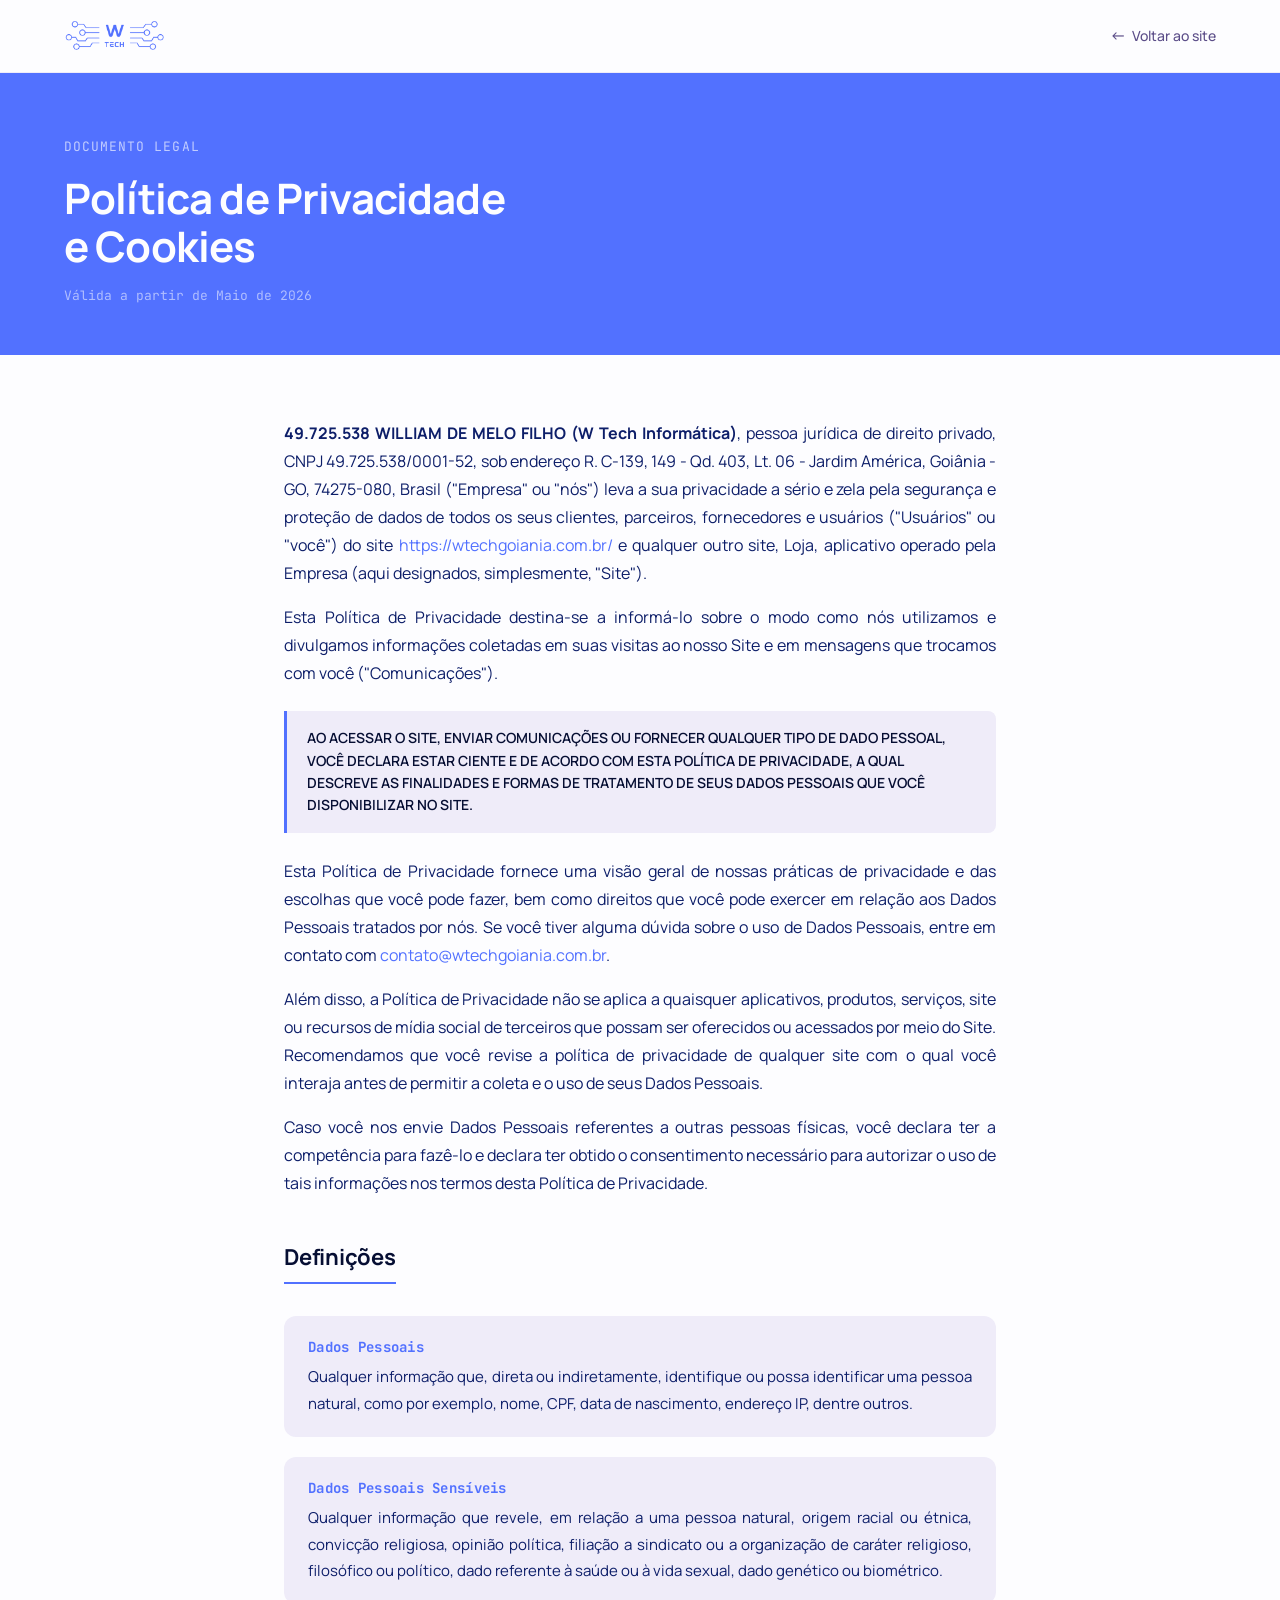
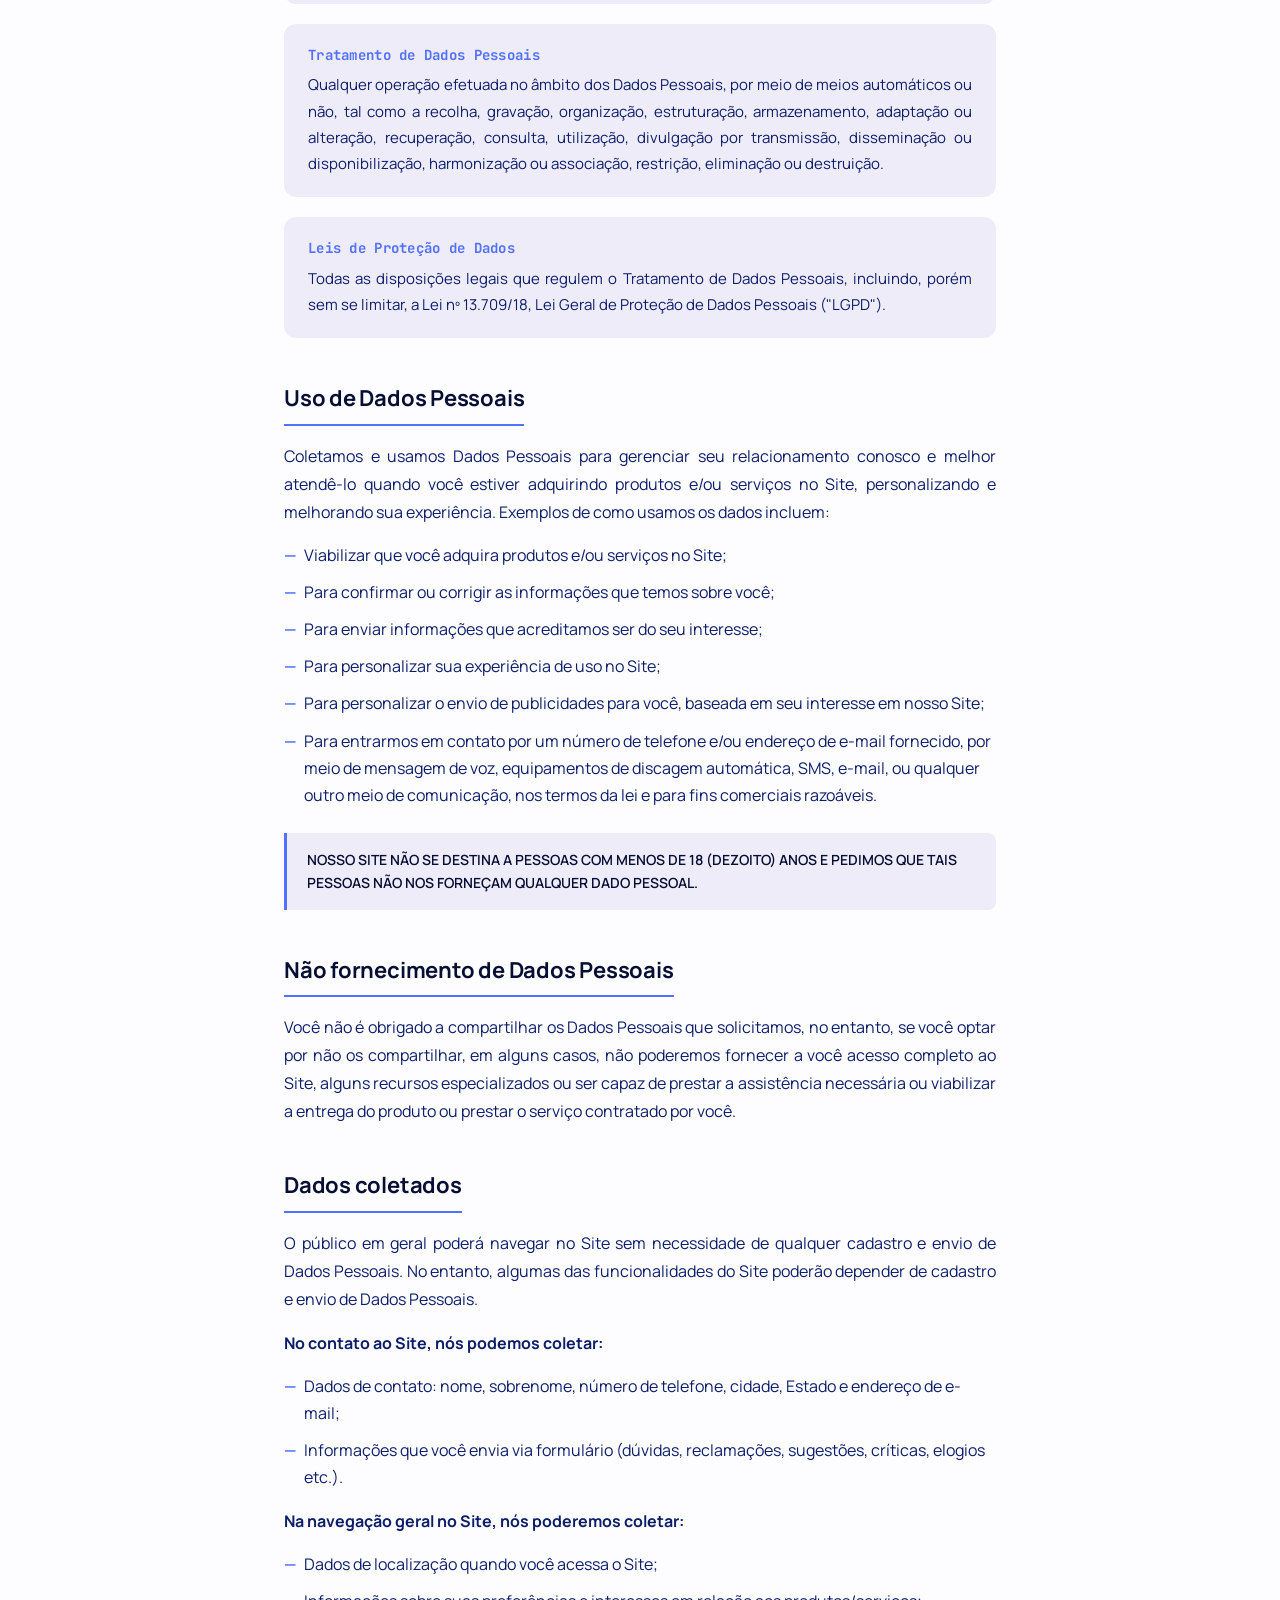
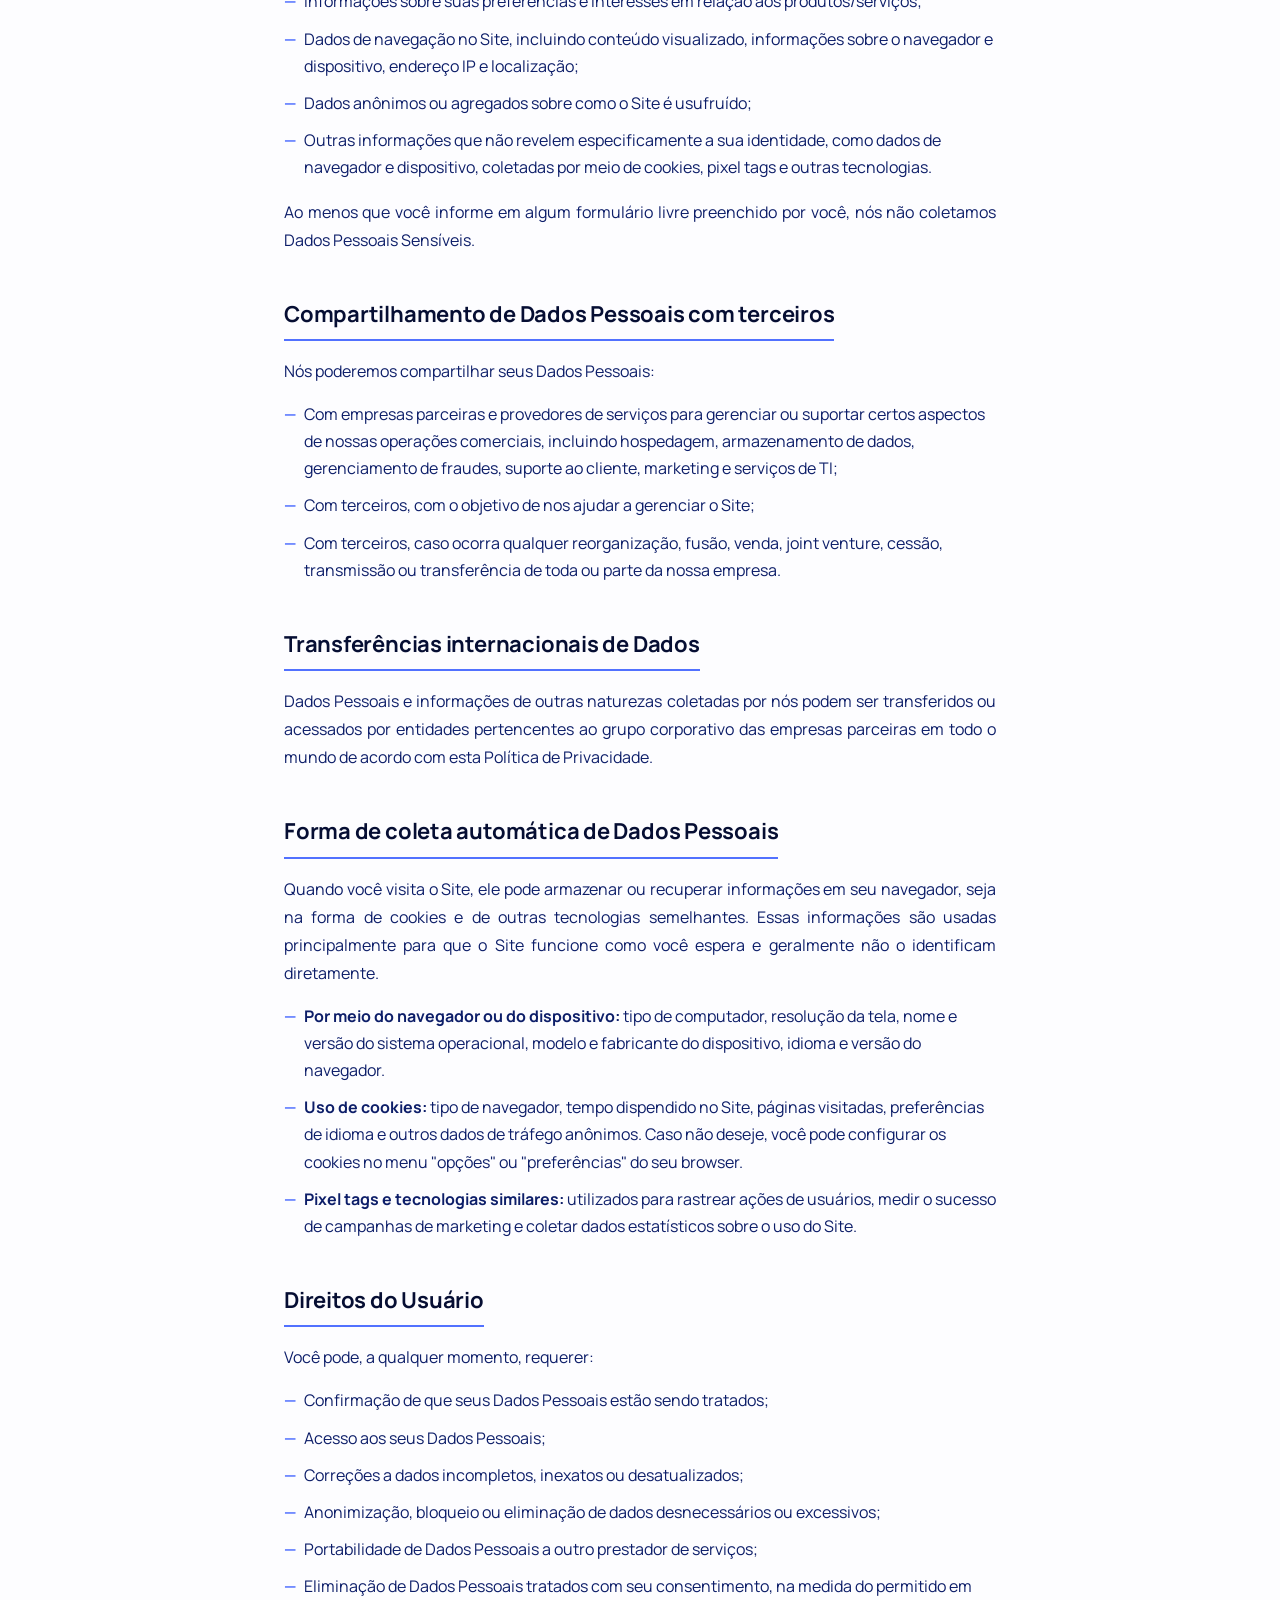
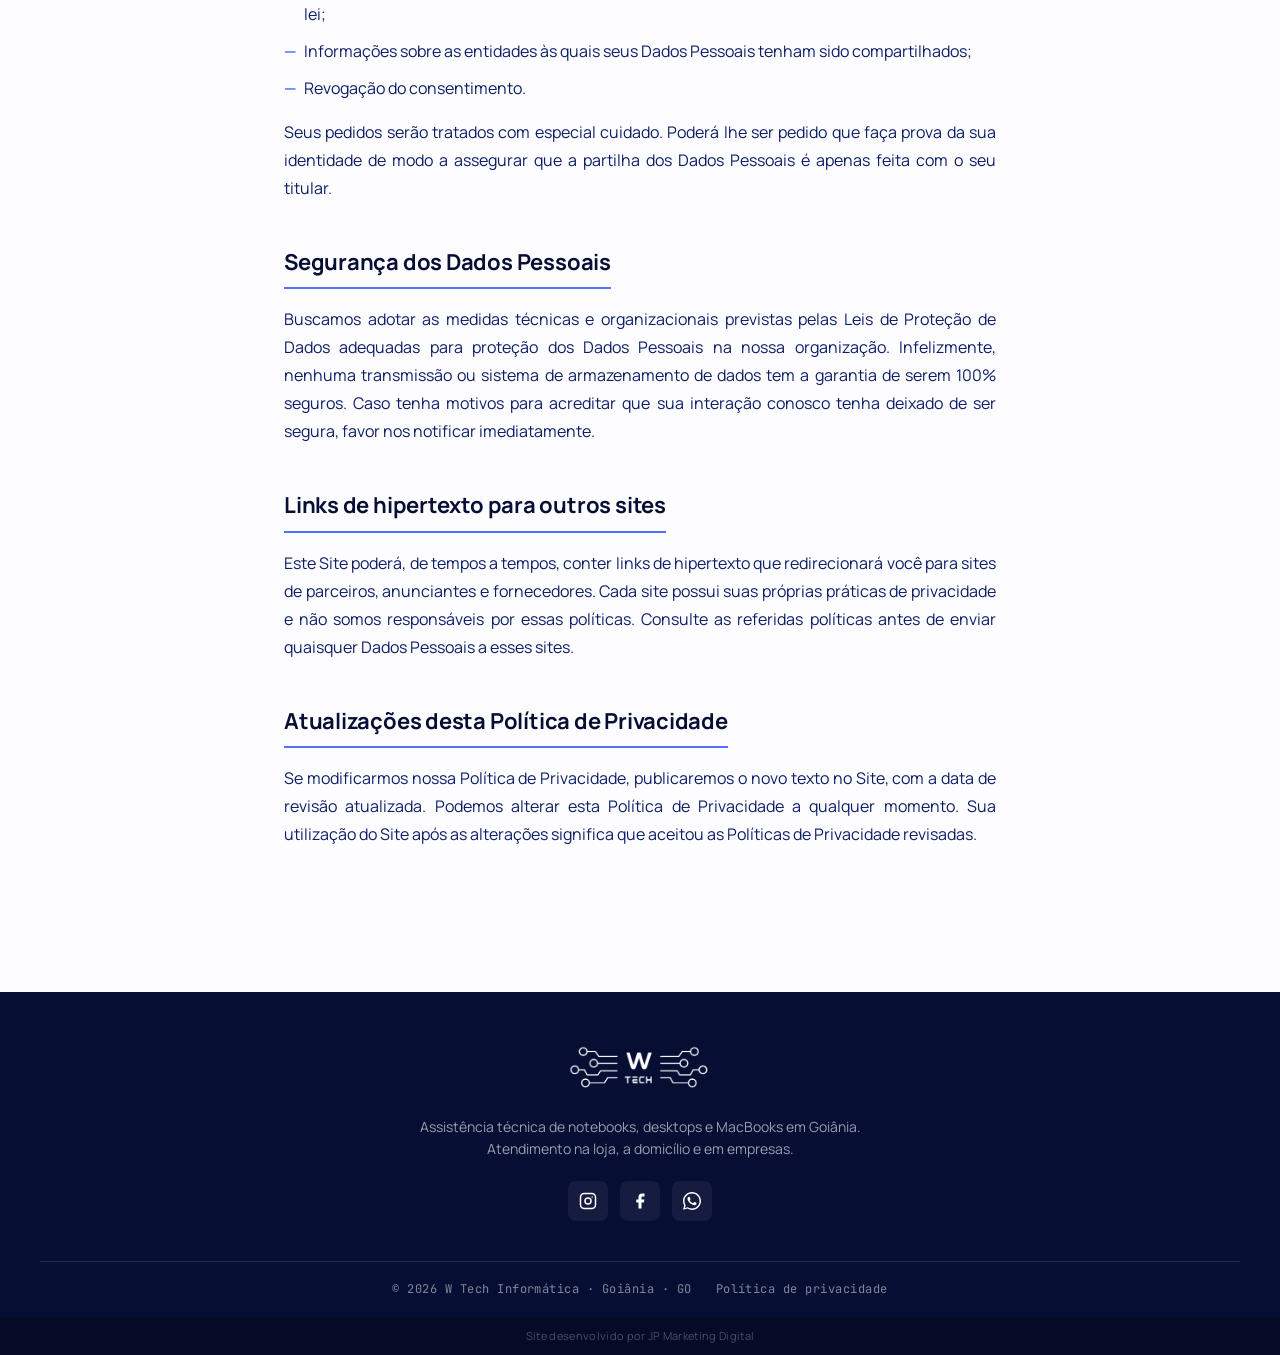
<file: politica-de-privacidade.html>
<!doctype html>
<html lang="pt-BR">
<head>
  <meta charset="utf-8">
  <meta name="viewport" content="width=device-width, initial-scale=1">
  <title>Política de Privacidade — W Tech Informática</title>
  <meta name="description" content="Política de Privacidade e Cookies da W Tech Informática." />
  <link rel="stylesheet" href="colors_and_type.css">
  <link rel="stylesheet" href="styles.css">
  <style>
    .pp-header {
      position: sticky;
      top: 0;
      z-index: 50;
      background: rgba(253,253,255,0.92);
      backdrop-filter: blur(12px);
      -webkit-backdrop-filter: blur(12px);
      border-bottom: 1px solid var(--wt-paper-alt);
    }
    .pp-header__inner {
      max-width: var(--container-max);
      margin: 0 auto;
      padding: 0 var(--gutter);
      height: 72px;
      display: flex;
      align-items: center;
      justify-content: space-between;
      gap: 24px;
    }
    .pp-header__logo img { height: 40px; }
    .pp-header__back {
      font-size: 14px;
      font-weight: 500;
      color: var(--wt-mute);
      display: inline-flex;
      align-items: center;
      gap: 6px;
      transition: color 150ms;
    }
    .pp-header__back:hover { color: var(--wt-accent); }
    .pp-header__back::before {
      content: '←';
      font-size: 16px;
    }

    .pp-hero {
      background: var(--wt-accent);
      padding: 64px 0 48px;
    }
    .pp-hero__inner {
      max-width: var(--container-max);
      margin: 0 auto;
      padding: 0 var(--gutter);
    }
    .pp-hero__eyebrow {
      font-family: var(--font-mono);
      font-size: var(--fs-eyebrow);
      letter-spacing: var(--tracking-eyebrow);
      color: rgba(253,253,255,0.65);
      margin-bottom: 16px;
    }
    .pp-hero h1 {
      color: var(--wt-paper);
      font-size: clamp(28px, 4vw, 42px);
      line-height: 1.15;
      letter-spacing: -0.02em;
      margin: 0 0 16px;
    }
    .pp-hero__date {
      font-family: var(--font-mono);
      font-size: 13px;
      color: rgba(253,253,255,0.55);
    }

    .pp-body {
      max-width: 760px;
      margin: 0 auto;
      padding: 64px var(--gutter) 96px;
    }

    .pp-section { margin-bottom: 48px; }

    .pp-section h2 {
      font-size: 22px;
      font-weight: 700;
      color: var(--wt-ink);
      letter-spacing: -0.01em;
      margin: 0 0 16px;
      padding-bottom: 12px;
      border-bottom: 2px solid var(--wt-accent);
      display: inline-block;
    }

    .pp-section p {
      font-size: 16px;
      line-height: 1.75;
      color: var(--wt-ink-soft);
      margin: 0 0 16px;
      text-align: justify;
    }
    .pp-section p:last-child { margin-bottom: 0; }

    .pp-section ul {
      margin: 16px 0;
      padding-left: 0;
      list-style: none;
      display: flex;
      flex-direction: column;
      gap: 10px;
    }
    .pp-section ul li {
      font-size: 16px;
      line-height: 1.7;
      color: var(--wt-ink-soft);
      padding-left: 20px;
      position: relative;
    }
    .pp-section ul li::before {
      content: '—';
      position: absolute;
      left: 0;
      color: var(--wt-accent);
      font-weight: 700;
    }

    .pp-alert {
      background: var(--wt-paper-alt);
      border-left: 3px solid var(--wt-accent);
      border-radius: 0 var(--r-md) var(--r-md) 0;
      padding: 16px 20px;
      margin: 24px 0;
      font-size: 14px;
      font-weight: 600;
      color: var(--wt-ink);
      line-height: 1.6;
    }

    .pp-definitions {
      display: flex;
      flex-direction: column;
      gap: 20px;
      margin-top: 16px;
    }
    .pp-definition {
      background: var(--wt-paper-alt);
      border-radius: var(--r-lg);
      padding: 20px 24px;
    }
    .pp-definition strong {
      display: block;
      font-size: 14px;
      font-weight: 700;
      color: var(--wt-accent);
      margin-bottom: 6px;
      font-family: var(--font-mono);
      letter-spacing: 0.02em;
    }
    .pp-definition p {
      font-size: 15px;
      margin: 0;
      color: var(--wt-ink-soft);
    }

    .pp-contact {
      background: var(--wt-ink);
      border-radius: var(--r-lg);
      padding: 32px;
      margin-top: 48px;
      text-align: center;
    }
    .pp-contact p {
      color: rgba(253,253,255,0.75);
      margin-bottom: 16px;
      text-align: center;
    }
    .pp-contact a {
      display: inline-flex;
      align-items: center;
      gap: 8px;
      background: var(--wt-accent);
      color: var(--wt-paper);
      font-weight: 600;
      font-size: 15px;
      padding: 12px 24px;
      border-radius: var(--r-md);
      transition: filter 150ms;
    }
    .pp-contact a:hover { filter: brightness(1.1); }

    .pp-footer {
      background: var(--wt-ink);
      color: var(--wt-paper);
      padding: 48px 0 0;
    }
    .pp-footer__inner {
      max-width: var(--container-max);
      margin: 0 auto;
      padding: 0 var(--gutter) 40px;
      display: flex;
      flex-direction: column;
      align-items: center;
      gap: 20px;
      text-align: center;
    }
    .pp-footer__logo { height: 56px; filter: brightness(0) invert(1); }
    .pp-footer__about {
      font-size: 14px;
      color: rgba(253,253,255,0.6);
      max-width: 480px;
      line-height: 1.6;
      margin: 0;
    }
    .pp-footer__social { display: flex; gap: 12px; }
    .pp-footer__social a {
      width: 40px; height: 40px;
      border-radius: 8px;
      display: flex; align-items: center; justify-content: center;
      background: rgba(253,253,255,0.06);
      color: var(--wt-paper);
      font-size: 18px;
      transition: background 150ms;
      text-decoration: none;
    }
    .pp-footer__social a:hover { background: var(--wt-accent); }
    .pp-footer__bottom {
      max-width: var(--container-max);
      margin: 0 auto;
      padding: 18px var(--gutter);
      border-top: 1px solid rgba(253,253,255,0.12);
      display: flex;
      justify-content: center;
      align-items: center;
      gap: 24px;
      font-family: var(--font-mono);
      font-size: 12px;
      letter-spacing: 0.04em;
      color: rgba(253,253,255,0.5);
      flex-wrap: wrap;
    }
    .pp-footer__bottom a {
      color: rgba(253,253,255,0.5);
      transition: color 150ms;
    }
    .pp-footer__bottom a:hover { color: rgba(253,253,255,0.85); }
    .pp-footer__agency {
      background: rgba(0,0,0,0.25);
      text-align: center;
      padding: 10px;
      font-size: 11px;
      color: rgba(253,253,255,0.28);
      letter-spacing: 0.03em;
    }
    .pp-footer__agency a { color: inherit; transition: color 150ms; }
    .pp-footer__agency a:hover { color: rgba(253,253,255,0.6); }

    @media (max-width: 600px) {
      .pp-hero { padding: 48px 0 36px; }
      .pp-body { padding: 40px var(--gutter) 64px; }
      .pp-footer__bottom { flex-direction: column; gap: 8px; }
    }
  </style>
</head>
<body>

  <!-- Header -->
  <header class="pp-header">
    <div class="pp-header__inner">
      <a href="/" class="pp-header__logo">
        <img src="assets/logo-blue.png" alt="W Tech Informática" />
      </a>
      <a href="/" class="pp-header__back">Voltar ao site</a>
    </div>
  </header>

  <!-- Hero -->
  <div class="pp-hero">
    <div class="pp-hero__inner">
      <p class="pp-hero__eyebrow">DOCUMENTO LEGAL</p>
      <h1>Política de Privacidade<br>e Cookies</h1>
      <p class="pp-hero__date">Válida a partir de Maio de 2026</p>
    </div>
  </div>

  <!-- Content -->
  <main class="pp-body">

    <div class="pp-section">
      <p>
        <strong>49.725.538 WILLIAM DE MELO FILHO (W Tech Informática)</strong>, pessoa jurídica de direito privado,
        CNPJ 49.725.538/0001-52, sob endereço R. C-139, 149 - Qd. 403, Lt. 06 - Jardim América,
        Goiânia - GO, 74275-080, Brasil ("Empresa" ou "nós") leva a sua privacidade a sério e zela
        pela segurança e proteção de dados de todos os seus clientes, parceiros, fornecedores e
        usuários ("Usuários" ou "você") do site <a href="https://wtechgoiania.com.br/" style="color:var(--wt-accent)">https://wtechgoiania.com.br/</a> e qualquer outro
        site, Loja, aplicativo operado pela Empresa (aqui designados, simplesmente, "Site").
      </p>
      <p>
        Esta Política de Privacidade destina-se a informá-lo sobre o modo como nós utilizamos e
        divulgamos informações coletadas em suas visitas ao nosso Site e em mensagens que trocamos
        com você ("Comunicações").
      </p>
      <div class="pp-alert">
        AO ACESSAR O SITE, ENVIAR COMUNICAÇÕES OU FORNECER QUALQUER TIPO DE DADO PESSOAL, VOCÊ
        DECLARA ESTAR CIENTE E DE ACORDO COM ESTA POLÍTICA DE PRIVACIDADE, A QUAL DESCREVE AS
        FINALIDADES E FORMAS DE TRATAMENTO DE SEUS DADOS PESSOAIS QUE VOCÊ DISPONIBILIZAR NO SITE.
      </div>
      <p>
        Esta Política de Privacidade fornece uma visão geral de nossas práticas de privacidade e
        das escolhas que você pode fazer, bem como direitos que você pode exercer em relação aos
        Dados Pessoais tratados por nós. Se você tiver alguma dúvida sobre o uso de Dados Pessoais,
        entre em contato com <a href="mailto:contato@wtechgoiania.com.br" style="color:var(--wt-accent)">contato@wtechgoiania.com.br</a>.
      </p>
      <p>
        Além disso, a Política de Privacidade não se aplica a quaisquer aplicativos, produtos,
        serviços, site ou recursos de mídia social de terceiros que possam ser oferecidos ou
        acessados por meio do Site. Recomendamos que você revise a política de privacidade de
        qualquer site com o qual você interaja antes de permitir a coleta e o uso de seus Dados Pessoais.
      </p>
      <p>
        Caso você nos envie Dados Pessoais referentes a outras pessoas físicas, você declara ter a
        competência para fazê-lo e declara ter obtido o consentimento necessário para autorizar o uso
        de tais informações nos termos desta Política de Privacidade.
      </p>
    </div>

    <div class="pp-section">
      <h2>Definições</h2>
      <div class="pp-definitions">
        <div class="pp-definition">
          <strong>Dados Pessoais</strong>
          <p>Qualquer informação que, direta ou indiretamente, identifique ou possa identificar uma pessoa natural, como por exemplo, nome, CPF, data de nascimento, endereço IP, dentre outros.</p>
        </div>
        <div class="pp-definition">
          <strong>Dados Pessoais Sensíveis</strong>
          <p>Qualquer informação que revele, em relação a uma pessoa natural, origem racial ou étnica, convicção religiosa, opinião política, filiação a sindicato ou a organização de caráter religioso, filosófico ou político, dado referente à saúde ou à vida sexual, dado genético ou biométrico.</p>
        </div>
        <div class="pp-definition">
          <strong>Tratamento de Dados Pessoais</strong>
          <p>Qualquer operação efetuada no âmbito dos Dados Pessoais, por meio de meios automáticos ou não, tal como a recolha, gravação, organização, estruturação, armazenamento, adaptação ou alteração, recuperação, consulta, utilização, divulgação por transmissão, disseminação ou disponibilização, harmonização ou associação, restrição, eliminação ou destruição.</p>
        </div>
        <div class="pp-definition">
          <strong>Leis de Proteção de Dados</strong>
          <p>Todas as disposições legais que regulem o Tratamento de Dados Pessoais, incluindo, porém sem se limitar, a Lei nº 13.709/18, Lei Geral de Proteção de Dados Pessoais ("LGPD").</p>
        </div>
      </div>
    </div>

    <div class="pp-section">
      <h2>Uso de Dados Pessoais</h2>
      <p>Coletamos e usamos Dados Pessoais para gerenciar seu relacionamento conosco e melhor atendê-lo quando você estiver adquirindo produtos e/ou serviços no Site, personalizando e melhorando sua experiência. Exemplos de como usamos os dados incluem:</p>
      <ul>
        <li>Viabilizar que você adquira produtos e/ou serviços no Site;</li>
        <li>Para confirmar ou corrigir as informações que temos sobre você;</li>
        <li>Para enviar informações que acreditamos ser do seu interesse;</li>
        <li>Para personalizar sua experiência de uso no Site;</li>
        <li>Para personalizar o envio de publicidades para você, baseada em seu interesse em nosso Site;</li>
        <li>Para entrarmos em contato por um número de telefone e/ou endereço de e-mail fornecido, por meio de mensagem de voz, equipamentos de discagem automática, SMS, e-mail, ou qualquer outro meio de comunicação, nos termos da lei e para fins comerciais razoáveis.</li>
      </ul>
      <div class="pp-alert">
        NOSSO SITE NÃO SE DESTINA A PESSOAS COM MENOS DE 18 (DEZOITO) ANOS E PEDIMOS QUE TAIS PESSOAS NÃO NOS FORNEÇAM QUALQUER DADO PESSOAL.
      </div>
    </div>

    <div class="pp-section">
      <h2>Não fornecimento de Dados Pessoais</h2>
      <p>Você não é obrigado a compartilhar os Dados Pessoais que solicitamos, no entanto, se você optar por não os compartilhar, em alguns casos, não poderemos fornecer a você acesso completo ao Site, alguns recursos especializados ou ser capaz de prestar a assistência necessária ou viabilizar a entrega do produto ou prestar o serviço contratado por você.</p>
    </div>

    <div class="pp-section">
      <h2>Dados coletados</h2>
      <p>O público em geral poderá navegar no Site sem necessidade de qualquer cadastro e envio de Dados Pessoais. No entanto, algumas das funcionalidades do Site poderão depender de cadastro e envio de Dados Pessoais.</p>
      <p><strong>No contato ao Site, nós podemos coletar:</strong></p>
      <ul>
        <li>Dados de contato: nome, sobrenome, número de telefone, cidade, Estado e endereço de e-mail;</li>
        <li>Informações que você envia via formulário (dúvidas, reclamações, sugestões, críticas, elogios etc.).</li>
      </ul>
      <p><strong>Na navegação geral no Site, nós poderemos coletar:</strong></p>
      <ul>
        <li>Dados de localização quando você acessa o Site;</li>
        <li>Informações sobre suas preferências e interesses em relação aos produtos/serviços;</li>
        <li>Dados de navegação no Site, incluindo conteúdo visualizado, informações sobre o navegador e dispositivo, endereço IP e localização;</li>
        <li>Dados anônimos ou agregados sobre como o Site é usufruído;</li>
        <li>Outras informações que não revelem especificamente a sua identidade, como dados de navegador e dispositivo, coletadas por meio de cookies, pixel tags e outras tecnologias.</li>
      </ul>
      <p>Ao menos que você informe em algum formulário livre preenchido por você, nós não coletamos Dados Pessoais Sensíveis.</p>
    </div>

    <div class="pp-section">
      <h2>Compartilhamento de Dados Pessoais com terceiros</h2>
      <p>Nós poderemos compartilhar seus Dados Pessoais:</p>
      <ul>
        <li>Com empresas parceiras e provedores de serviços para gerenciar ou suportar certos aspectos de nossas operações comerciais, incluindo hospedagem, armazenamento de dados, gerenciamento de fraudes, suporte ao cliente, marketing e serviços de TI;</li>
        <li>Com terceiros, com o objetivo de nos ajudar a gerenciar o Site;</li>
        <li>Com terceiros, caso ocorra qualquer reorganização, fusão, venda, joint venture, cessão, transmissão ou transferência de toda ou parte da nossa empresa.</li>
      </ul>
    </div>

    <div class="pp-section">
      <h2>Transferências internacionais de Dados</h2>
      <p>Dados Pessoais e informações de outras naturezas coletadas por nós podem ser transferidos ou acessados por entidades pertencentes ao grupo corporativo das empresas parceiras em todo o mundo de acordo com esta Política de Privacidade.</p>
    </div>

    <div class="pp-section">
      <h2>Forma de coleta automática de Dados Pessoais</h2>
      <p>Quando você visita o Site, ele pode armazenar ou recuperar informações em seu navegador, seja na forma de cookies e de outras tecnologias semelhantes. Essas informações são usadas principalmente para que o Site funcione como você espera e geralmente não o identificam diretamente.</p>
      <ul>
        <li><strong>Por meio do navegador ou do dispositivo:</strong> tipo de computador, resolução da tela, nome e versão do sistema operacional, modelo e fabricante do dispositivo, idioma e versão do navegador.</li>
        <li><strong>Uso de cookies:</strong> tipo de navegador, tempo dispendido no Site, páginas visitadas, preferências de idioma e outros dados de tráfego anônimos. Caso não deseje, você pode configurar os cookies no menu "opções" ou "preferências" do seu browser.</li>
        <li><strong>Pixel tags e tecnologias similares:</strong> utilizados para rastrear ações de usuários, medir o sucesso de campanhas de marketing e coletar dados estatísticos sobre o uso do Site.</li>
      </ul>
    </div>

    <div class="pp-section">
      <h2>Direitos do Usuário</h2>
      <p>Você pode, a qualquer momento, requerer:</p>
      <ul>
        <li>Confirmação de que seus Dados Pessoais estão sendo tratados;</li>
        <li>Acesso aos seus Dados Pessoais;</li>
        <li>Correções a dados incompletos, inexatos ou desatualizados;</li>
        <li>Anonimização, bloqueio ou eliminação de dados desnecessários ou excessivos;</li>
        <li>Portabilidade de Dados Pessoais a outro prestador de serviços;</li>
        <li>Eliminação de Dados Pessoais tratados com seu consentimento, na medida do permitido em lei;</li>
        <li>Informações sobre as entidades às quais seus Dados Pessoais tenham sido compartilhados;</li>
        <li>Revogação do consentimento.</li>
      </ul>
      <p>Seus pedidos serão tratados com especial cuidado. Poderá lhe ser pedido que faça prova da sua identidade de modo a assegurar que a partilha dos Dados Pessoais é apenas feita com o seu titular.</p>
    </div>

    <div class="pp-section">
      <h2>Segurança dos Dados Pessoais</h2>
      <p>Buscamos adotar as medidas técnicas e organizacionais previstas pelas Leis de Proteção de Dados adequadas para proteção dos Dados Pessoais na nossa organização. Infelizmente, nenhuma transmissão ou sistema de armazenamento de dados tem a garantia de serem 100% seguros. Caso tenha motivos para acreditar que sua interação conosco tenha deixado de ser segura, favor nos notificar imediatamente.</p>
    </div>

    <div class="pp-section">
      <h2>Links de hipertexto para outros sites</h2>
      <p>Este Site poderá, de tempos a tempos, conter links de hipertexto que redirecionará você para sites de parceiros, anunciantes e fornecedores. Cada site possui suas próprias práticas de privacidade e não somos responsáveis por essas políticas. Consulte as referidas políticas antes de enviar quaisquer Dados Pessoais a esses sites.</p>
    </div>

    <div class="pp-section">
      <h2>Atualizações desta Política de Privacidade</h2>
      <p>Se modificarmos nossa Política de Privacidade, publicaremos o novo texto no Site, com a data de revisão atualizada. Podemos alterar esta Política de Privacidade a qualquer momento. Sua utilização do Site após as alterações significa que aceitou as Políticas de Privacidade revisadas.</p>
    </div>

  </main>

  <!-- Footer -->
  <footer class="pp-footer">
    <div class="pp-footer__inner">
      <img src="assets/logo-white.png" alt="W Tech Informática" class="pp-footer__logo" />
      <p class="pp-footer__about">
        Assistência técnica de notebooks, desktops e MacBooks em Goiânia.
        Atendimento na loja, a domicílio e em empresas.
      </p>
      <div class="pp-footer__social">
        <a href="https://instagram.com/wtech_informatica" target="_blank" rel="noopener noreferrer" aria-label="Instagram">
          <svg width="18" height="18" viewBox="0 0 24 24" fill="none" stroke="currentColor" stroke-width="2" stroke-linecap="round" stroke-linejoin="round"><rect x="2" y="2" width="20" height="20" rx="5"/><circle cx="12" cy="12" r="4"/><circle cx="17.5" cy="6.5" r="1" fill="currentColor" stroke="none"/></svg>
        </a>
        <a href="https://facebook.com/wtechinformatica01" target="_blank" rel="noopener noreferrer" aria-label="Facebook">
          <svg width="18" height="18" viewBox="0 0 24 24" fill="currentColor"><path d="M18 2h-3a5 5 0 0 0-5 5v3H7v4h3v8h4v-8h3l1-4h-4V7a1 1 0 0 1 1-1h3z"/></svg>
        </a>
        <a href="https://wa.me/5562993291737?text=Ol%C3%A1%2C%20WTech!" target="_blank" rel="noopener noreferrer" aria-label="WhatsApp">
          <svg width="18" height="18" viewBox="0 0 24 24" fill="currentColor"><path d="M17.472 14.382c-.297-.149-1.758-.867-2.03-.967-.273-.099-.471-.148-.67.15-.197.297-.767.966-.94 1.164-.173.199-.347.223-.644.075-.297-.15-1.255-.463-2.39-1.475-.883-.788-1.48-1.761-1.653-2.059-.173-.297-.018-.458.13-.606.134-.133.298-.347.446-.52.149-.174.198-.298.298-.497.099-.198.05-.371-.025-.52-.075-.149-.669-1.612-.916-2.207-.242-.579-.487-.5-.669-.51-.173-.008-.371-.01-.57-.01-.198 0-.52.074-.792.372-.272.297-1.04 1.016-1.04 2.479 0 1.462 1.065 2.875 1.213 3.074.149.198 2.096 3.2 5.077 4.487.709.306 1.262.489 1.694.625.712.227 1.36.195 1.871.118.571-.085 1.758-.719 2.006-1.413.248-.694.248-1.289.173-1.413-.074-.124-.272-.198-.57-.347z"/><path d="M12 0C5.373 0 0 5.373 0 12c0 2.127.558 4.122 1.533 5.853L.057 23.5l5.818-1.525A11.95 11.95 0 0 0 12 24c6.627 0 12-5.373 12-12S18.627 0 12 0zm0 22c-1.891 0-3.667-.5-5.207-1.378l-.371-.22-3.853 1.01 1.027-3.752-.241-.386A9.96 9.96 0 0 1 2 12C2 6.477 6.477 2 12 2s10 4.477 10 10-4.477 10-10 10z"/></svg>
        </a>
      </div>
    </div>
    <div class="pp-footer__bottom">
      <span>© 2026 W Tech Informática · Goiânia · GO</span>
      <a href="/politica-de-privacidade.html">Política de privacidade</a>
    </div>
    <div class="pp-footer__agency">
      <a href="https://www.jpmidiadigitaleimpressa.com.br/" target="_blank" rel="noopener noreferrer">Site desenvolvido por JP Marketing Digital</a>
    </div>
  </footer>

</body>
</html>
</file>
<file: colors_and_type.css>
/* W Tech Informática — Foundations
 * Six-color palette + typography tokens.
 * Use these vars exclusively. Derive states (hover, focus) from this palette only.
 */

@import url('https://fonts.googleapis.com/css2?family=Manrope:wght@400;500;600;700;800&family=JetBrains+Mono:wght@400;500&display=swap');

:root {
  /* ── Palette (the only six allowed) ────────────────────────────────── */
  --wt-white:        #FFFFFF;  /* pure white */
  --wt-paper:        #FDFDFF;  /* primary bg / text on dark */
  --wt-paper-alt:    #EFECF9;  /* alt bg, never two adjacent */
  --wt-mute:         #5B4D88;  /* secondary text, captions, divider, icons */
  --wt-ink-soft:     #0D1E69;  /* subtitles, body, "soft black" */
  --wt-ink:          #060E33;  /* primary headings, dark bg */
  --wt-accent:       #5271FF;  /* CTA / interactive accent (≤5% area) */

  /* ── Semantic tokens ─────────────────────────────────────────────── */
  --bg:              var(--wt-paper);
  --bg-alt:          var(--wt-paper-alt);
  --bg-dark:         var(--wt-ink);
  --fg:              var(--wt-ink);
  --fg-soft:         var(--wt-ink-soft);
  --fg-mute:         var(--wt-mute);
  --fg-on-dark:      var(--wt-paper);
  --accent:          var(--wt-accent);
  --border-subtle:   var(--wt-paper-alt);
  --border-strong:   var(--wt-ink);

  /* Hover states are overlays — never new colors.
   * Apply `box-shadow: inset 0 0 0 999px rgba(6,14,51,.08)` or
   * `filter: brightness(0.92)` on accent. */
  --overlay-darken-hover: rgba(6, 14, 51, 0.08);
  --overlay-darken-press: rgba(6, 14, 51, 0.14);

  /* ── Typography ──────────────────────────────────────────────────── */
  --font-sans: 'Manrope', system-ui, -apple-system, 'Segoe UI', sans-serif;
  --font-mono: 'JetBrains Mono', ui-monospace, 'SF Mono', Menlo, monospace;

  /* Scale (desktop) */
  --fs-h1: 38px;       --lh-h1: 1.1;   --tracking-h1: -0.02em;
  --fs-h2: 36px;       --lh-h2: 1.15;  --tracking-h2: -0.015em;
  --fs-h3: 22px;       --lh-h3: 1.3;   --tracking-h3: -0.005em;
  --fs-body: 17px;     --lh-body: 1.6;
  --fs-caption: 14px;  --lh-caption: 1.5;
  --fs-button: 16px;   --tracking-button: 0.01em;
  --fs-eyebrow: 13px;  --tracking-eyebrow: 0.08em;

  --w-regular: 400;
  --w-medium:  500;
  --w-semibold: 600;
  --w-bold:    700;

  /* ── Spacing (multiples of 8) ────────────────────────────────────── */
  --s-1:   8px;
  --s-2:  16px;
  --s-3:  24px;
  --s-4:  32px;
  --s-5:  48px;
  --s-6:  64px;
  --s-7:  96px;
  --s-8: 128px;

  /* Section rhythm */
  --section-gap-y:   96px;
  --section-inner-y: 48px;

  /* ── Layout ──────────────────────────────────────────────────────── */
  --container-max:   1200px;
  --gutter:          24px;
  --grid-cols:       12;

  /* ── Radii ───────────────────────────────────────────────────────── */
  --r-sm: 6px;
  --r-md: 8px;     /* buttons, inputs */
  --r-lg: 12px;    /* cards, images, video, map */
  --r-pill: 999px;

  /* ── Elevation (used VERY sparingly) ─────────────────────────────── */
  --shadow-card: 0 1px 2px rgba(6, 14, 51, 0.04);
  --shadow-none: none;

  /* ── Motion ──────────────────────────────────────────────────────── */
  --ease-standard: cubic-bezier(0.2, 0, 0, 1);
  --dur-fast:   120ms;
  --dur-base:   150ms;
  --dur-slow:   300ms;
}

@media (max-width: 768px) {
  :root {
    --fs-h1: 40px;
    --fs-h2: 30px;
    --section-gap-y: 64px;
    --section-inner-y: 32px;
    --container-max: 100%;
    --gutter: 20px;
  }
}

/* ── Base resets ──────────────────────────────────────────────────── */
html, body {
  background: var(--bg);
  color: var(--fg-soft);
  font-family: var(--font-sans);
  font-size: var(--fs-body);
  line-height: var(--lh-body);
  font-weight: var(--w-regular);
  -webkit-font-smoothing: antialiased;
  text-rendering: optimizeLegibility;
}

/* ── Type recipes ─────────────────────────────────────────────────── */
.wt-h1, h1 {
  font-family: var(--font-sans);
  font-size: var(--fs-h1);
  line-height: var(--lh-h1);
  letter-spacing: var(--tracking-h1);
  font-weight: var(--w-bold);
  color: var(--fg);
  margin: 0;
}

.wt-h2, h2 {
  font-family: var(--font-sans);
  font-size: var(--fs-h2);
  line-height: var(--lh-h2);
  letter-spacing: var(--tracking-h2);
  font-weight: var(--w-bold);
  color: var(--fg);
  margin: 0;
}

.wt-h3, h3 {
  font-family: var(--font-sans);
  font-size: var(--fs-h3);
  line-height: var(--lh-h3);
  letter-spacing: var(--tracking-h3);
  font-weight: var(--w-semibold);
  color: var(--fg-soft);
  margin: 0;
}

.wt-body, p {
  font-size: var(--fs-body);
  line-height: var(--lh-body);
  font-weight: var(--w-regular);
  color: var(--fg-soft);
  margin: 0;
}

.wt-caption {
  font-size: var(--fs-caption);
  line-height: var(--lh-caption);
  color: var(--fg-mute);
}

.wt-eyebrow {
  font-family: var(--font-mono);
  font-size: var(--fs-eyebrow);
  letter-spacing: var(--tracking-eyebrow);
  color: var(--fg-mute);
  text-transform: none;
  font-weight: var(--w-regular);
}

.wt-section-num {
  font-family: var(--font-mono);
  font-size: var(--fs-eyebrow);
  color: var(--fg-mute);
  font-weight: var(--w-regular);
}

/* ── Components ───────────────────────────────────────────────────── */
.wt-btn {
  display: inline-flex;
  align-items: center;
  justify-content: center;
  gap: 10px;
  font-family: var(--font-sans);
  font-size: var(--fs-button);
  font-weight: var(--w-semibold);
  letter-spacing: var(--tracking-button);
  padding: 16px 32px;
  border-radius: var(--r-md);
  border: none;
  cursor: pointer;
  text-decoration: none;
  transition: filter var(--dur-base) var(--ease-standard),
              box-shadow var(--dur-base) var(--ease-standard);
  line-height: 1;
}

.wt-btn--primary {
  background: var(--accent);
  color: var(--fg-on-dark);
}
.wt-btn--primary:hover { filter: brightness(0.92); }
.wt-btn--primary:active { filter: brightness(0.84); }

.wt-btn--secondary {
  background: transparent;
  color: var(--fg);
  border: 1.5px solid var(--fg);
}
.wt-btn--secondary:hover {
  box-shadow: inset 0 0 0 999px var(--overlay-darken-hover);
}

.wt-card {
  background: var(--bg);
  border-radius: var(--r-lg);
  padding: var(--s-4);
  box-shadow: var(--shadow-card);
}

.wt-card--on-paper { background: var(--bg-alt); box-shadow: none; }

.wt-divider {
  border: 0;
  border-top: 1px solid var(--bg-alt);
}

.wt-container {
  max-width: var(--container-max);
  margin: 0 auto;
  padding: 0 var(--gutter);
}
</file>
<file: styles.css>
/* W Tech Informática — Landing Page */

* { box-sizing: border-box; }
html, body { margin: 0; padding: 0; }
html { scroll-behavior: smooth; }

body {
  background: var(--bg);
  color: var(--fg-soft);
  font-family: var(--font-sans);
  font-size: var(--fs-body);
  line-height: var(--lh-body);
  -webkit-font-smoothing: antialiased;
}

a { color: inherit; text-decoration: none; }
img { display: block; max-width: 100%; }
button { font-family: inherit; }

.wt-mono {
  font-family: var(--font-mono);
  font-size: 13px;
  letter-spacing: 0.04em;
  color: var(--fg-mute);
}

.wt-container {
  max-width: var(--container-max);
  margin: 0 auto;
  padding: 0 var(--gutter);
}

/* ── Buttons ─────────────────────────────────────────────────────── */
.wt-btn {
  display: inline-flex;
  align-items: center;
  justify-content: center;
  gap: 10px;
  font-family: var(--font-sans);
  font-size: 16px;
  font-weight: 600;
  letter-spacing: 0.01em;
  padding: 16px 28px;
  border-radius: 8px;
  border: none;
  cursor: pointer;
  text-decoration: none;
  line-height: 1;
  white-space: nowrap;
  transition: filter 150ms var(--ease-standard), box-shadow 150ms var(--ease-standard);
}
.wt-btn--sm { padding: 10px 16px; font-size: 14px; }
.wt-btn--primary { background: var(--accent); color: var(--fg-on-dark); }
.wt-btn--primary:hover { filter: brightness(1.1); }
.wt-btn--primary:active { filter: brightness(0.92); }
.wt-btn--secondary {
  background: transparent;
  color: var(--fg);
  border: 1.5px solid var(--fg);
}
.wt-btn--secondary:hover { box-shadow: inset 0 0 0 999px var(--overlay-darken-hover); }
.wt-btn--ghost-on-dark {
  background: transparent;
  color: var(--fg-on-dark);
  border: 1.5px solid rgba(253,253,255,0.32);
}
.wt-btn--ghost-on-dark:hover {
  border-color: var(--fg-on-dark);
}

/* ── Icons ───────────────────────────────────────────────────────── */
.wt-icon { color: var(--fg-soft); flex-shrink: 0; }
.wt-icon--accent { color: var(--accent); }
.wt-icon--mute { color: var(--fg-mute); }
.wt-icon--on-dark { color: var(--fg-on-dark); }
.wt-btn .wt-icon { color: inherit; }

/* ── Header ──────────────────────────────────────────────────────── */
.wt-header {
  position: fixed; top: 0; left: 0; right: 0;
  z-index: 50;
  background: rgba(253, 253, 255, 0.85);
  backdrop-filter: blur(12px);
  -webkit-backdrop-filter: blur(12px);
  border-bottom: 1px solid var(--bg-alt);
}
.wt-header__inner {
  height: 72px;
  display: flex;
  align-items: center;
  justify-content: space-between;
  gap: 32px;
}
.wt-header__logo img { height: 48px; }
.wt-header__nav { display: flex; gap: 32px; align-items: center; }
.wt-header__link {
  font-size: 14px;
  font-weight: 500;
  color: var(--fg);
  position: relative;
  transition: color 150ms var(--ease-standard);
}
.wt-header__link:hover { color: var(--accent); }
.wt-header__link.is-active { color: var(--accent); }
.wt-header__link.is-active::after {
  content: ''; position: absolute; left: 0; right: 0; bottom: -22px;
  height: 2px; background: var(--accent);
}

@media (max-width: 900px) {
  .wt-header__nav { display: none; }
}

/* ── Section scaffolding ─────────────────────────────────────────── */
.wt-section {
  padding: var(--section-gap-y) 0;
  background: var(--bg);
  position: relative;
}
.wt-section.wt-section--white { background: var(--wt-white); }
.wt-section.wt-section--alt   { background: var(--bg-alt); }
.wt-section.wt-section--dark  {
  background: var(--bg-dark);
  color: var(--fg-on-dark);
}
.wt-section--dark h2,
.wt-section--dark h3,
.wt-section--dark h4 { color: var(--fg-on-dark); }

.wt-section__head {
  display: flex;
  flex-direction: column;
  gap: 16px;
  margin-bottom: var(--section-inner-y);
  max-width: 760px;
}
.wt-section__head--center {
  margin-left: auto;
  margin-right: auto;
  text-align: center;
  align-items: center;
}
.wt-section__head--center p { text-align: center; }

.wt-section__num {
  font-family: var(--font-mono);
  font-size: 13px;
  letter-spacing: 0.04em;
  color: var(--fg-mute);
}
.wt-section__num--on-dark { color: rgba(253,253,255,0.55); }

.wt-section__head p {
  font-size: 18px;
  color: var(--fg-soft);
  max-width: 680px;
  text-wrap: pretty;
}
.wt-section--dark .wt-section__head p { color: rgba(253,253,255,0.74); }
.wt-section--dark .wt-section__head--center p { color: rgba(253,253,255,0.74); }

/* ── Hero ────────────────────────────────────────────────────────── */
.wt-hero {
  position: relative;
  padding: 152px 0 96px;
  overflow: hidden;
  background: var(--accent);
}
.wt-hero__grid-lines {
  position: absolute;
  inset: 0;
  display: grid;
  grid-template-columns: repeat(12, 1fr);
  gap: 24px;
  max-width: var(--container-max);
  margin: 0 auto;
  padding: 0 var(--gutter);
  pointer-events: none;
  opacity: 0.6;
}
.wt-hero__grid-lines span { border-left: 1px solid var(--bg-alt); }
.wt-hero__grid-lines span:last-child { border-right: 1px solid var(--bg-alt); }

.wt-hero__inner {
  position: relative;
  display: grid;
  grid-template-columns: 1.1fr 0.9fr;
  gap: 64px;
  align-items: stretch;
}
.wt-hero__text { display: flex; flex-direction: column; gap: 24px; }
.wt-hero__logo { height: 64px; width: auto; display: block; align-self: flex-start; }

.wt-hero__location {
  display: inline-flex;
  align-items: center;
  gap: 10px;
  font-family: var(--font-mono);
  font-size: 13px;
  letter-spacing: 0.04em;
  color: var(--fg-mute);
}
.wt-hero__location::before {
  content: '';
  width: 8px;
  height: 8px;
  border-radius: 50%;
  background: var(--accent);
  display: inline-block;
}

.wt-hero h1 {
  font-size: var(--fs-h1);
  text-wrap: balance;
}
.wt-hero h1 em {
  font-style: normal;
  color: var(--accent);
}

.wt-hero__sub {
  font-size: 19px;
  color: var(--fg-soft);
  max-width: 540px;
  line-height: 1.55;
  text-wrap: pretty;
}
.wt-hero__body {
  font-size: 15px;
  color: var(--fg-mute);
  max-width: 570px;
  line-height: 1.6;
  text-align: justify;
}
.wt-hero__cta { display: flex; gap: 12px; flex-wrap: wrap; margin-top: 8px; }

.wt-hero__brands {
  margin: 24px 0 0;
  padding: 24px 0 0;
  border-top: 1px solid var(--bg-alt);
}
.wt-hero__brands-label {
  font-family: var(--font-mono);
  font-size: 12px;
  letter-spacing: 0.06em;
  color: var(--fg-mute);
  margin-bottom: 14px;
}
.wt-hero__brands-list {
  display: flex;
  flex-wrap: wrap;
  gap: 10px 14px;
}
.wt-hero__brand-chip {
  font-size: 13px;
  font-weight: 500;
  color: var(--fg-soft);
  padding: 6px 12px;
  background: var(--bg);
  border: 1px solid var(--bg-alt);
  border-radius: 999px;
}

.wt-hero__media {
  margin: 0;
  border-radius: 12px;
  overflow: hidden;
  background: var(--bg-alt);
  position: relative;
  min-height: 420px;
  border: 2px solid var(--accent);
}
.wt-hero__slide {
  position: absolute;
  inset: 0;
  width: 100%;
  height: 100%;
  object-fit: cover;
  opacity: 0;
  transition: opacity 800ms var(--ease-standard);
}
.wt-hero__slide--active {
  opacity: 1;
}
.wt-hero__media-tag {
  position: absolute;
  left: 16px;
  bottom: 16px;
  background: rgba(6,14,51,0.72);
  backdrop-filter: blur(8px);
  -webkit-backdrop-filter: blur(8px);
  color: var(--fg-on-dark);
  font-family: var(--font-mono);
  font-size: 11px;
  letter-spacing: 0.06em;
  padding: 8px 12px;
  border-radius: 6px;
}

/* ── Hero — overrides de contraste sobre fundo accent ────────────── */
.wt-hero__grid-lines span,
.wt-hero__grid-lines span:last-child { border-color: rgba(255,255,255,0.10); }

.wt-hero h1         { color: var(--wt-paper); }
.wt-hero h1 em      { color: var(--wt-ink); }
.wt-hero__body      { color: rgba(255,255,255,0.80); }
.wt-hero__location  { color: rgba(255,255,255,0.70); }
.wt-hero__location::before { background: var(--wt-paper); }

.wt-hero__brands          { border-top-color: rgba(255,255,255,0.15); }
.wt-hero__brands-label    { color: rgba(255,255,255,0.65); }
.wt-hero__brand-chip {
  background:   rgba(255,255,255,0.12);
  border-color: rgba(255,255,255,0.20);
  color:        var(--wt-paper);
}

.wt-hero__media { border-color: rgba(255,255,255,0.30); }

.wt-hero .wt-btn--primary {
  background: var(--wt-paper);
  color: var(--accent);
}
.wt-hero .wt-btn--primary:hover { filter: brightness(0.95); }

.wt-hero .wt-btn--secondary {
  color: var(--wt-paper);
  border-color: var(--wt-paper);
}
.wt-hero .wt-btn--secondary:hover {
  box-shadow: inset 0 0 0 999px rgba(255,255,255,0.10);
}

@media (max-width: 900px) {
  .wt-hero { padding: 116px 0 64px; }
  .wt-hero__inner { grid-template-columns: 1fr; gap: 32px; }
  .wt-hero h1 { font-size: 26px; }
  .wt-hero__media { aspect-ratio: 4 / 3; min-height: 0; max-width: 100%; }
  .wt-hero__grid-lines { display: none; }
  .wt-hero__cta .wt-btn { flex: 1; }
}

/* ── Reviews (Google Slider) ─────────────────────────────────────── */
.wt-section.wt-reviews { background: var(--bg-alt); }

/* Full-width heading above the grid — centered */
.rv-heading {
  display: flex;
  flex-direction: column;
  align-items: center;
  text-align: center;
  gap: 8px;
  margin-bottom: 40px;
}
.rv-heading h2 { margin: 0; }
.rv-heading p { font-size: 16px; margin: 0; max-width: 560px; }

/* Grid: summary panel (left) vertically centered with slider column (right) */
.rv-flex {
  display: grid;
  grid-template-columns: 220px 1fr;
  gap: 48px;
  align-items: center;
}

/* Summary panel */
.rv-summary-panel { text-align: center; }

.rv-summary-label {
  font-weight: 700;
  font-size: 22px;
  letter-spacing: 1px;
  margin-bottom: 8px;
  color: var(--fg);
}

.rv-summary-stars {
  display: flex;
  justify-content: center;
  gap: 4px;
  margin-bottom: 8px;
}
.rv-summary-stars svg { width: 22px; height: 22px; }

.rv-summary-count {
  font-size: 14px;
  color: var(--fg-soft);
  margin-bottom: 12px;
}
.rv-summary-count strong { font-weight: 700; color: var(--fg); }

.rv-google-logo {
  font-family: var(--font-sans);
  font-weight: 600;
  font-size: 28px;
  letter-spacing: -0.5px;
}

/* (right column is now rv-slider-outer directly in the grid) */

/*
  rv-slider-outer: position context for the arrows; horizontal padding of 18px
  means the arrow buttons (left:0 / right:0, 36px wide) sit centered exactly on
  the clip boundary — 18px inside the clip, 18px in the padding — never on top
  of card content.
  rv-clip: overflow:hidden — this is the only element that clips the track.
*/
.rv-summary-panel,
.rv-slider-outer { min-width: 0; }

.rv-slider-outer {
  position: relative;
  padding: 0 18px;
}

.rv-clip {
  overflow: hidden;
  min-width: 0;
  max-width: 100%;
}

.rv-track {
  display: flex;
  gap: 16px;
  transition: transform 0.4s cubic-bezier(0.4, 0, 0.2, 1);
  will-change: transform;
  min-width: 0;
}

.rv-card {
  flex: 0 0 calc((100% - 32px) / 3);
  max-width: calc((100% - 32px) / 3);
  background: var(--bg);
  border-radius: var(--r-lg);
  padding: 20px;
  min-height: 180px;
  display: flex;
  flex-direction: column;
  box-shadow: var(--shadow-card);
}

.rv-card-header {
  display: flex;
  align-items: center;
  gap: 10px;
  margin-bottom: 8px;
}

.rv-avatar {
  width: 40px;
  height: 40px;
  border-radius: 50%;
  background: var(--fg-mute);
  color: #fff;
  display: flex;
  align-items: center;
  justify-content: center;
  font-weight: 500;
  font-size: 15px;
  text-transform: uppercase;
  flex-shrink: 0;
  overflow: hidden;
}
.rv-avatar img {
  width: 100%;
  height: 100%;
  object-fit: cover;
  display: block;
}

/*
  padding-right: 14px + the 10px flex gap = 24px guaranteed space before icon.
  min-width: 0 enables the ellipsis on rv-author.
*/
.rv-meta {
  flex: 1;
  min-width: 0;
  padding-right: 14px;
}

.rv-author {
  font-weight: 700;
  font-size: 14px;
  color: var(--fg);
  white-space: nowrap;
  overflow: hidden;
  text-overflow: ellipsis;
}

.rv-date {
  font-size: 12px;
  color: var(--fg-mute);
  margin-top: 2px;
}

.rv-google-icon {
  width: 20px;
  height: 20px;
  flex-shrink: 0;
  align-self: flex-start;
}

.rv-stars-row {
  display: flex;
  align-items: center;
  gap: 6px;
  margin-bottom: 10px;
}

.rv-stars { display: inline-flex; gap: 1px; }
.rv-stars svg { width: 14px; height: 14px; }

.rv-verified-icon {
  width: 14px;
  height: 14px;
  color: var(--accent);
  flex-shrink: 0;
}

/* Text + read-more */
.rv-text-wrap { display: flex; flex-direction: column; flex: 1; }

.rv-text {
  font-size: 13px;
  line-height: 1.5;
  color: var(--fg-soft);
  margin: 0;
}

.rv-text--clamped {
  display: -webkit-box;
  -webkit-line-clamp: 4;
  -webkit-box-orient: vertical;
  overflow: hidden;
}

.rv-read-more {
  background: none;
  border: none;
  padding: 0;
  margin-top: 6px;
  font-size: 12px;
  font-weight: 600;
  color: var(--accent);
  cursor: pointer;
  font-family: var(--font-sans);
  text-align: left;
  align-self: flex-start;
}
.rv-read-more:hover { text-decoration: underline; }

/* Arrows — positioned on rv-slider-outer, straddle the clip boundary */
.rv-arrow {
  position: absolute;
  top: 50%;
  transform: translateY(-50%);
  width: 36px;
  height: 36px;
  border-radius: 50%;
  background: var(--bg);
  border: 1px solid var(--bg-alt);
  display: flex;
  align-items: center;
  justify-content: center;
  cursor: pointer;
  z-index: 5;
  box-shadow: 0 2px 8px rgba(0,0,0,0.1);
  transition: box-shadow 0.2s, transform 0.2s;
  padding: 0;
}
.rv-arrow:hover {
  box-shadow: 0 4px 12px rgba(0,0,0,0.15);
  transform: translateY(-50%) scale(1.05);
}
.rv-arrow:disabled { opacity: 0.35; cursor: not-allowed; }
.rv-arrow--prev { left: 0; }
.rv-arrow--next { right: 0; }
.rv-arrow svg { width: 16px; height: 16px; color: var(--fg); }

/* CTA — full section width, centered */
.rv-cta {
  display: flex;
  justify-content: center;
  margin-top: 32px;
}

@media (max-width: 900px) {
  .rv-flex { grid-template-columns: 1fr; align-items: start; gap: 24px; }
  .wt-section.wt-reviews { overflow-x: hidden; }
  .rv-heading { text-align: center; align-items: center; }
  .rv-summary-panel { display: flex; flex-direction: column; align-items: center; text-align: center; }
  .rv-card { flex: 0 0 100%; max-width: 100%; }
}

/* ── Testimonial Video ───────────────────────────────────────────── */
.wt-testimonial {
  display: grid;
  grid-template-columns: 300px 400px;
  gap: 64px;
  align-items: center;
  justify-content: center;
}
.wt-testimonial__head {
  display: flex;
  flex-direction: column;
  gap: 16px;
}
.wt-testimonial__head h2 {
  text-wrap: balance;
}
.wt-testimonial__head p {
  font-size: 18px;
  color: var(--fg-soft);
  max-width: 440px;
  text-wrap: pretty;
  text-align: justify;
}
.wt-testimonial__meta {
  display: flex;
  flex-direction: column;
  gap: 4px;
  margin-top: 16px;
  padding-top: 24px;
  border-top: 1px solid var(--bg-alt);
}
.wt-testimonial__meta strong {
  font-size: 16px;
  font-weight: 600;
  color: var(--fg);
}
.wt-testimonial__meta span {
  font-family: var(--font-mono);
  font-size: 12px;
  letter-spacing: 0.06em;
  color: var(--fg-mute);
}

.wt-testimonial__video {
  position: relative;
  width: 300px;
  height: 535px;
  flex-shrink: 0;
  background: var(--wt-ink);
  border-radius: 12px;
  overflow: hidden;
  cursor: pointer;
  border: none;
  padding: 0;
  margin: 0;
}
.wt-testimonial__video img {
  width: 100%;
  height: 100%;
  object-fit: cover;
  opacity: 0.78;
  transition: opacity 200ms var(--ease-standard);
}
.wt-testimonial__video:hover img { opacity: 0.92; }
.wt-testimonial__play {
  position: absolute;
  inset: 0;
  display: flex;
  align-items: center;
  justify-content: center;
  pointer-events: none;
}
.wt-testimonial__play-btn {
  width: 84px;
  height: 84px;
  border-radius: 50%;
  background: var(--bg);
  display: flex;
  align-items: center;
  justify-content: center;
  box-shadow: 0 12px 40px rgba(6,14,51,0.32);
  transition: transform 200ms var(--ease-standard);
}
.wt-testimonial__video:hover .wt-testimonial__play-btn { transform: scale(1.06); }
.wt-testimonial__play-btn svg { color: var(--accent); margin-left: 4px; }

.wt-testimonial__caption {
  position: absolute;
  left: 24px;
  bottom: 20px;
  display: flex;
  flex-direction: column;
  gap: 4px;
  color: var(--fg-on-dark);
  text-align: left;
}
.wt-testimonial__caption strong {
  font-size: 16px;
  font-weight: 600;
}
.wt-testimonial__caption span {
  font-family: var(--font-mono);
  font-size: 11px;
  letter-spacing: 0.06em;
  color: rgba(253,253,255,0.7);
}
.wt-testimonial__duration {
  position: absolute;
  right: 16px;
  top: 16px;
  font-family: var(--font-mono);
  font-size: 11px;
  letter-spacing: 0.06em;
  color: var(--fg-on-dark);
  background: rgba(6,14,51,0.5);
  padding: 6px 10px;
  border-radius: 6px;
}

@media (max-width: 900px) {
  .wt-testimonial { grid-template-columns: 1fr; gap: 32px; }
  .wt-testimonial__head { order: -1; text-align: center; }
  .wt-testimonial__head p { text-align: center; margin: 0 auto; max-width: 100%; }
  .wt-testimonial__meta { align-items: center; }
  .wt-testimonial__video { width: 70%; height: auto; aspect-ratio: 300 / 535; margin: 0 auto; }
  .wt-testimonial__play-btn { width: 64px; height: 64px; }
}

/* ── Services (design-system service cards) ──────────────────────── */
.wt-services {
  display: grid;
  grid-template-columns: repeat(4, 1fr);
  gap: 16px;
}
.wt-service-card {
  background: var(--bg);
  border-radius: 12px;
  display: flex;
  flex-direction: column;
  overflow: hidden;
  box-shadow: var(--shadow-card);
  transition: filter 200ms var(--ease-standard);
}
.wt-service-card:hover { filter: brightness(0.98); }
.wt-service-card__photo {
  aspect-ratio: 16 / 10;
  overflow: hidden;
  background: var(--bg-alt);
  position: relative;
}
.wt-service-card__photo img {
  width: 100%;
  height: 100%;
  object-fit: cover;
  display: block;
  transition: transform 400ms var(--ease-standard);
}
.wt-service-card:hover .wt-service-card__photo img { transform: scale(1.04); }
.wt-service-card__num {
  position: absolute;
  top: 12px;
  left: 12px;
  font-family: var(--font-mono);
  font-size: 11px;
  letter-spacing: 0.06em;
  color: var(--fg-on-dark);
  background: rgba(6,14,51,0.65);
  backdrop-filter: blur(8px);
  -webkit-backdrop-filter: blur(8px);
  padding: 6px 10px;
  border-radius: 6px;
}
.wt-service-card__body {
  padding: 22px 22px 24px;
  display: flex;
  flex-direction: column;
  gap: 10px;
  flex: 1;
}
.wt-service-card__title {
  font-size: 19px;
  font-weight: 600;
  color: var(--fg-soft);
  letter-spacing: -0.005em;
  line-height: 1.3;
  margin: 0;
  text-align: center;
}
.wt-service-card__desc {
  font-size: 14px;
  line-height: 1.55;
  color: var(--fg-soft);
  margin: 0;
  flex: 1;
  text-align: justify;
}
.wt-service-card__cta {
  margin-top: 12px;
  align-self: stretch;
  justify-content: center;
  background: var(--accent);
  color: var(--fg-on-dark);
  font-family: var(--font-sans);
  font-weight: 600;
  font-size: 14px;
  letter-spacing: 0.01em;
  padding: 12px 18px;
  border: none;
  border-radius: 8px;
  cursor: pointer;
  display: inline-flex;
  align-items: center;
  gap: 8px;
  text-decoration: none;
  line-height: 1;
  white-space: nowrap;
  transition: filter 150ms var(--ease-standard);
}
.wt-service-card__cta:hover { filter: brightness(1.1); }

.wt-services__cta {
  margin-top: 48px;
  padding: 32px;
  background: var(--bg);
  border-radius: 12px;
  display: flex;
  align-items: center;
  justify-content: space-between;
  gap: 24px;
  flex-wrap: wrap;
  border: 1px solid var(--bg-alt);
}
.wt-services__cta-text {
  display: flex;
  flex-direction: column;
  gap: 6px;
  max-width: 600px;
}
.wt-services__cta-text strong {
  font-size: 18px;
  font-weight: 600;
  color: var(--fg);
}
.wt-services__cta-text span {
  font-size: 15px;
  color: var(--fg-soft);
}

@media (max-width: 1100px) {
  .wt-services { grid-template-columns: repeat(2, 1fr); }
}
@media (max-width: 600px) {
  .wt-services { grid-template-columns: 1fr; }
  .wt-services__cta { flex-direction: column; align-items: flex-start; }
}

/* The Services section now uses --alt bg, so flip Testimonial to --paper for rhythm */

/* ── About ───────────────────────────────────────────────────────── */
.wt-about {
  display: grid;
  grid-template-columns: 0.9fr 1.1fr;
  gap: 48px;
  align-items: stretch;
}
.wt-about__media {
  margin: 0;
  border-radius: 12px;
  overflow: hidden;
  background: var(--bg-alt);
  position: relative;
}
.wt-about__media img {
  position: absolute;
  inset: 0;
  width: 100%;
  height: 100%;
  object-fit: cover;
}
.wt-about__stat {
  position: absolute;
  left: 0;
  bottom: 0;
  background: var(--bg);
  padding: 24px 28px;
  border-top-right-radius: 12px;
  display: flex;
  flex-direction: column;
  gap: 2px;
}
.wt-about__stat strong {
  font-size: 36px;
  font-weight: 700;
  color: var(--accent);
  letter-spacing: -0.02em;
  line-height: 1;
}
.wt-about__stat span {
  font-family: var(--font-mono);
  font-size: 11px;
  letter-spacing: 0.06em;
  color: var(--fg-mute);
}

.wt-about__text {
  display: flex;
  flex-direction: column;
  gap: 24px;
}
.wt-about__text h2 {
  text-wrap: balance;
}
.wt-about__text p {
  font-size: 17px;
  color: var(--fg-soft);
  line-height: 1.65;
  text-wrap: pretty;
  text-align: justify;
}

.wt-about__highlights {
  margin: 16px 0 0;
  padding: 0;
  list-style: none;
  display: grid;
  grid-template-columns: 1fr 1fr;
  gap: 16px;
}
.wt-about__highlights li {
  display: flex;
  gap: 12px;
  align-items: flex-start;
  padding: 16px;
  background: var(--bg-alt);
  border-radius: 8px;
}
.wt-about__highlights strong {
  display: block;
  font-size: 14px;
  font-weight: 600;
  color: var(--fg);
  margin-bottom: 2px;
}
.wt-about__highlights span {
  font-size: 13px;
  color: var(--fg-soft);
  line-height: 1.5;
}

@media (max-width: 900px) {
  .wt-about { grid-template-columns: 1fr; gap: 40px; }
  .wt-about__text { order: -1; }
  .wt-about__media { order: 1; height: 260px; }
}

@media (max-width: 600px) {
  .wt-about__highlights { grid-template-columns: 1fr; }
}

/* ── Portfolio ───────────────────────────────────────────────────── */
.wt-portfolio {
  width: 100%;
  overflow: hidden;
  margin-top: 48px;
}
.wt-portfolio__track {
  display: flex;
  flex-wrap: nowrap;
  gap: 12px;
  width: max-content;
  animation: portfolio-scroll 45s linear infinite;
}
.wt-portfolio:hover .wt-portfolio__track {
  animation-play-state: paused;
}
.wt-portfolio__item {
  flex-shrink: 0;
  width: 380px;
  height: 280px;
  border-radius: 12px;
  overflow: hidden;
}
.wt-portfolio__item img {
  width: 100%;
  height: 100%;
  object-fit: cover;
  display: block;
  transition: transform 400ms var(--ease-standard);
}
.wt-portfolio__item:hover img { transform: scale(1.04); }

@keyframes portfolio-scroll {
  from { transform: translateX(0); }
  to   { transform: translateX(-50%); }
}

@media (max-width: 900px) {
  .wt-portfolio__item { width: 260px; height: 200px; }
}

.wt-portfolio__videos {
  display: flex;
  justify-content: center;
  gap: 16px;
  margin-top: 48px;
}
.wt-portfolio__video {
  position: relative;
  width: 300px;
  height: 535px;
  flex-shrink: 0;
  background: var(--bg-dark);
  border-radius: 12px;
  overflow: hidden;
  cursor: pointer;
  border: none;
  padding: 0;
}
.wt-portfolio__video img {
  width: 100%;
  height: 100%;
  object-fit: cover;
  opacity: 0.78;
  transition: opacity 200ms var(--ease-standard);
}
.wt-portfolio__video:hover img { opacity: 0.92; }
.wt-portfolio__play {
  position: absolute;
  inset: 0;
  display: flex;
  align-items: center;
  justify-content: center;
  pointer-events: none;
}
.wt-portfolio__play-btn {
  width: 80px;
  height: 80px;
  border-radius: 50%;
  background: var(--bg);
  display: flex;
  align-items: center;
  justify-content: center;
  box-shadow: 0 12px 40px rgba(6,14,51,0.32);
  transition: transform 200ms var(--ease-standard);
}
.wt-portfolio__video:hover .wt-portfolio__play-btn { transform: scale(1.06); }
.wt-portfolio__play-btn svg { color: var(--accent); margin-left: 4px; }

@media (max-width: 900px) {
  .wt-portfolio__videos { gap: 12px; }
  .wt-portfolio__video {
    width: calc(33.33% - 8px);
    height: auto;
    aspect-ratio: 300 / 535;
  }
}

@media (max-width: 600px) {
  .wt-portfolio__videos {
    flex-direction: column;
    align-items: center;
    gap: 12px;
  }
  .wt-portfolio__video {
    width: 264px;
    height: auto;
    aspect-ratio: 300 / 535;
  }
}

/* ── Business / Empresas (dark) ──────────────────────────────────── */
.wt-business {
  display: grid;
  grid-template-columns: 1fr 1.1fr;
  gap: 80px;
  align-items: start;
}
.wt-business__head {
  display: flex;
  flex-direction: column;
  gap: 16px;
  position: sticky;
  top: 100px;
}
.wt-business__head h2 { color: var(--fg-on-dark); }
.wt-business__head p {
  color: rgba(253,253,255,0.74);
  font-size: 17px;
  max-width: 460px;
  line-height: 1.65;
  text-align: justify;
}
.wt-business__cta {
  display: flex;
  gap: 12px;
  margin-top: 16px;
  flex-wrap: wrap;
}
.wt-business__phone {
  margin-top: 16px;
  display: flex;
  flex-direction: column;
  gap: 4px;
}
.wt-business__phone span {
  font-family: var(--font-mono);
  font-size: 12px;
  letter-spacing: 0.06em;
  color: rgba(253,253,255,0.5);
}
.wt-business__phone strong {
  font-size: 24px;
  font-weight: 700;
  color: var(--fg-on-dark);
  letter-spacing: -0.01em;
}

.wt-business__list {
  list-style: none;
  padding: 0;
  margin: 0;
  display: flex;
  flex-direction: column;
}
.wt-business__list li {
  display: flex;
  gap: 20px;
  padding: 24px 0;
  border-bottom: 1px solid rgba(253,253,255,0.12);
}
.wt-business__list li:first-child { padding-top: 0; }
.wt-business__list li:last-child { border-bottom: none; padding-bottom: 0; }
.wt-business__num {
  font-family: var(--font-mono);
  font-size: 13px;
  letter-spacing: 0.06em;
  color: rgba(253,253,255,0.5);
  flex-shrink: 0;
  width: 32px;
  padding-top: 4px;
}
.wt-business__list h3 {
  color: var(--fg-on-dark);
  font-size: 18px;
  font-weight: 600;
  margin: 0;
  line-height: 1.4;
}

@media (max-width: 900px) {
  .wt-business { grid-template-columns: 1fr; gap: 40px; }
  .wt-business__head { position: static; }
  .wt-business__head p { max-width: 100%; }
}

/* ── Address / Contact ───────────────────────────────────────────── */
.wt-address {
  display: grid;
  grid-template-columns: 1fr 1.2fr;
  gap: 32px;
}
.wt-address__info {
  background: var(--bg);
  border-radius: 12px;
  padding: 40px;
  display: flex;
  flex-direction: column;
  gap: 28px;
  border: 1px solid var(--bg-alt);
}
.wt-address__row {
  display: flex;
  gap: 16px;
  align-items: flex-start;
  padding-bottom: 24px;
  border-bottom: 1px solid var(--bg-alt);
}
.wt-address__row:last-child {
  padding-bottom: 0;
  border-bottom: none;
}
.wt-address__row .wt-icon {
  margin-top: 4px;
  color: var(--accent);
}
.wt-address__row-label {
  font-family: var(--font-mono);
  font-size: 11px;
  letter-spacing: 0.08em;
  color: var(--fg-mute);
  text-transform: uppercase;
  margin-bottom: 8px;
}
.wt-address__row-content {
  display: flex;
  flex-direction: column;
  gap: 4px;
}
.wt-address__row-content strong {
  font-size: 16px;
  font-weight: 600;
  color: var(--fg);
}
.wt-address__row-content span {
  font-size: 14px;
  color: var(--fg-soft);
  line-height: 1.5;
}
.wt-address__row-content a {
  font-size: 14px;
  font-weight: 600;
  color: var(--accent);
  display: inline-flex;
  align-items: center;
  gap: 6px;
  margin-top: 8px;
}
.wt-address__row-content a:hover { text-decoration: underline; }

.wt-address__row-flex {
  flex: 1;
}

.wt-address__map {
  border-radius: 12px;
  overflow: hidden;
  background: var(--bg-alt);
  min-height: 480px;
}
.wt-address__map-iframe {
  width: 100%;
  height: 100%;
  min-height: 480px;
  border: none;
  display: block;
}
.wt-address__map-inner {
  position: absolute;
  inset: 0;
  background:
    repeating-linear-gradient(0deg, transparent 0 39px, rgba(13,30,105,0.05) 39px 40px),
    repeating-linear-gradient(90deg, transparent 0 39px, rgba(13,30,105,0.05) 39px 40px),
    var(--bg-alt);
  display: flex;
  align-items: center;
  justify-content: center;
}
.wt-address__map-roads {
  position: absolute;
  inset: 0;
  pointer-events: none;
}
.wt-address__map-pin {
  width: 56px;
  height: 56px;
  background: var(--accent);
  border-radius: 50%;
  display: flex;
  align-items: center;
  justify-content: center;
  color: var(--fg-on-dark);
  box-shadow: 0 0 0 8px rgba(34,10,113,0.18), 0 12px 32px rgba(34,10,113,0.32);
  position: relative;
  z-index: 2;
  animation: wt-pulse 2s ease-out infinite;
}
@keyframes wt-pulse {
  0% { box-shadow: 0 0 0 0 rgba(34,10,113,0.4), 0 12px 32px rgba(34,10,113,0.32); }
  70% { box-shadow: 0 0 0 24px rgba(34,10,113,0), 0 12px 32px rgba(34,10,113,0.32); }
  100% { box-shadow: 0 0 0 0 rgba(34,10,113,0), 0 12px 32px rgba(34,10,113,0.32); }
}

.wt-address__map-card {
  position: absolute;
  left: 24px;
  bottom: 24px;
  right: 24px;
  background: var(--bg);
  border-radius: 8px;
  padding: 20px 24px;
  display: flex;
  align-items: center;
  justify-content: space-between;
  gap: 16px;
  box-shadow: 0 12px 40px rgba(6,14,51,0.12);
  flex-wrap: wrap;
}
.wt-address__map-card-text {
  display: flex;
  flex-direction: column;
  gap: 2px;
}
.wt-address__map-card-text strong {
  font-size: 14px;
  font-weight: 600;
  color: var(--fg);
}
.wt-address__map-card-text span {
  font-family: var(--font-mono);
  font-size: 11px;
  letter-spacing: 0.06em;
  color: var(--fg-mute);
}

@media (max-width: 900px) {
  .wt-address { grid-template-columns: 1fr; }
  .wt-address__info { padding: 28px; }
  .wt-address__map { min-height: 320px; }
}

/* ── Footer ──────────────────────────────────────────────────────── */
.wt-footer {
  background: var(--bg-dark);
  color: var(--fg-on-dark);
  padding: 64px 0 0;
}
.wt-footer__inner {
  display: flex;
  flex-direction: column;
  align-items: center;
  text-align: center;
  gap: 24px;
  padding-bottom: 48px;
}
.wt-footer__logo {
  height: 96px;
  filter: brightness(0) invert(1);
}
.wt-footer__about {
  color: rgba(253,253,255,0.6);
  font-size: 14px;
  max-width: 480px;
  line-height: 1.6;
  margin: 0;
}
.wt-footer__social {
  display: flex;
  gap: 12px;
}
.wt-footer__social a {
  width: 40px;
  height: 40px;
  border-radius: 8px;
  display: flex;
  align-items: center;
  justify-content: center;
  background: rgba(253,253,255,0.06);
  color: var(--fg-on-dark);
  transition: background 150ms var(--ease-standard);
}
.wt-footer__social a:hover { background: var(--accent); }

.wt-footer__bottom {
  padding: 20px 0;
  border-top: 1px solid rgba(253,253,255,0.12);
  display: flex;
  justify-content: center;
  align-items: center;
  text-align: center;
  gap: 32px;
  font-family: var(--font-mono);
  font-size: 12px;
  letter-spacing: 0.04em;
  color: rgba(253,253,255,0.5);
  flex-wrap: wrap;
}
.wt-footer__bottom a {
  color: rgba(253,253,255,0.5);
  transition: color 150ms var(--ease-standard);
}
.wt-footer__bottom a:hover { color: rgba(253,253,255,0.85); }

.wt-footer__agency {
  background: rgba(0,0,0,0.25);
  text-align: center;
  padding: 10px;
  font-size: 11px;
  color: rgba(253,253,255,0.28);
  letter-spacing: 0.03em;
}
.wt-footer__agency a:hover { color: rgba(253,253,255,0.6); }

@media (max-width: 600px) {
  .wt-footer__inner { padding-bottom: 32px; }
  .wt-footer__bottom { flex-direction: column; align-items: center; gap: 8px; }
}

/* ── Floating WhatsApp ───────────────────────────────────────────── */
.wt-fab {
  position: fixed;
  right: 24px;
  bottom: 24px;
  z-index: 40;
  width: 56px;
  height: 56px;
  border-radius: 50%;
  background: var(--accent);
  color: var(--fg-on-dark);
  display: flex;
  align-items: center;
  justify-content: center;
  box-shadow: 0 12px 32px rgba(34,10,113,0.4);
  transition: filter 150ms var(--ease-standard), transform 150ms var(--ease-standard);
}
.wt-fab:hover { filter: brightness(1.1); transform: translateY(-2px); }
</file>
